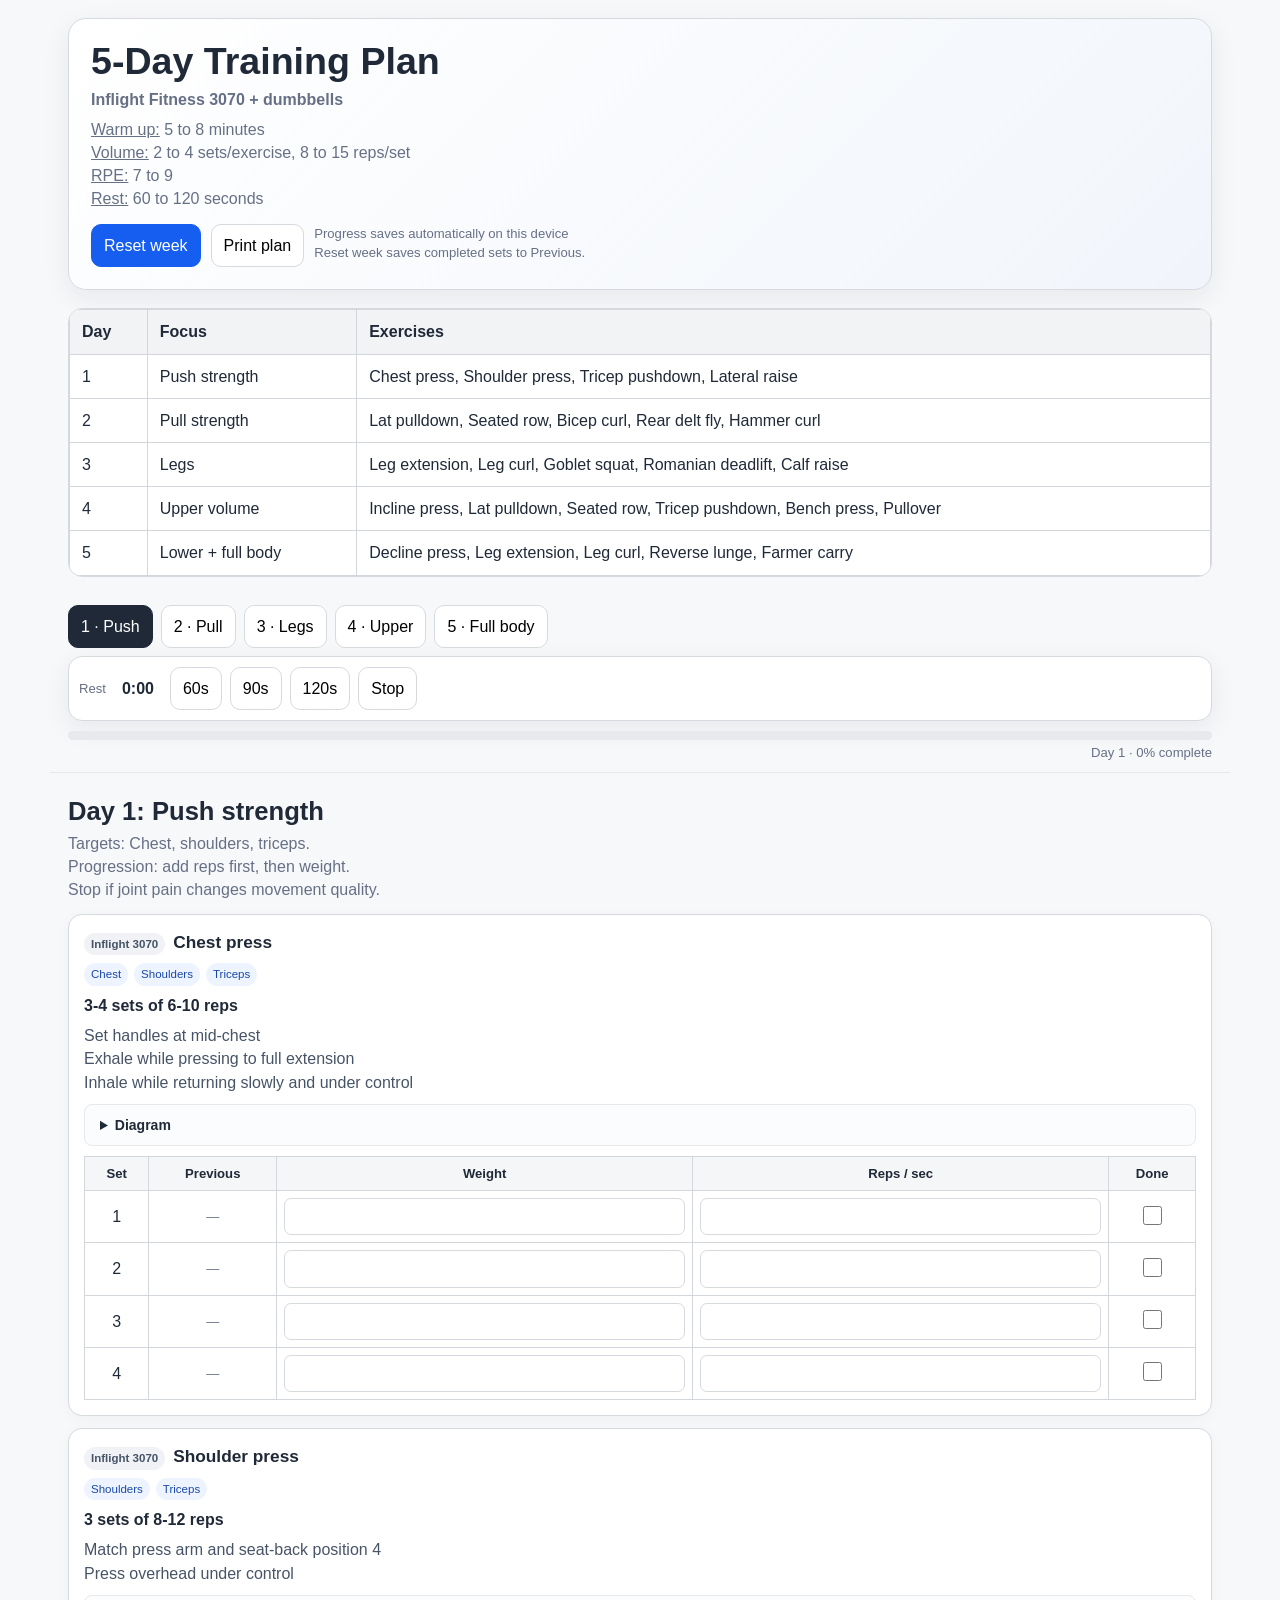
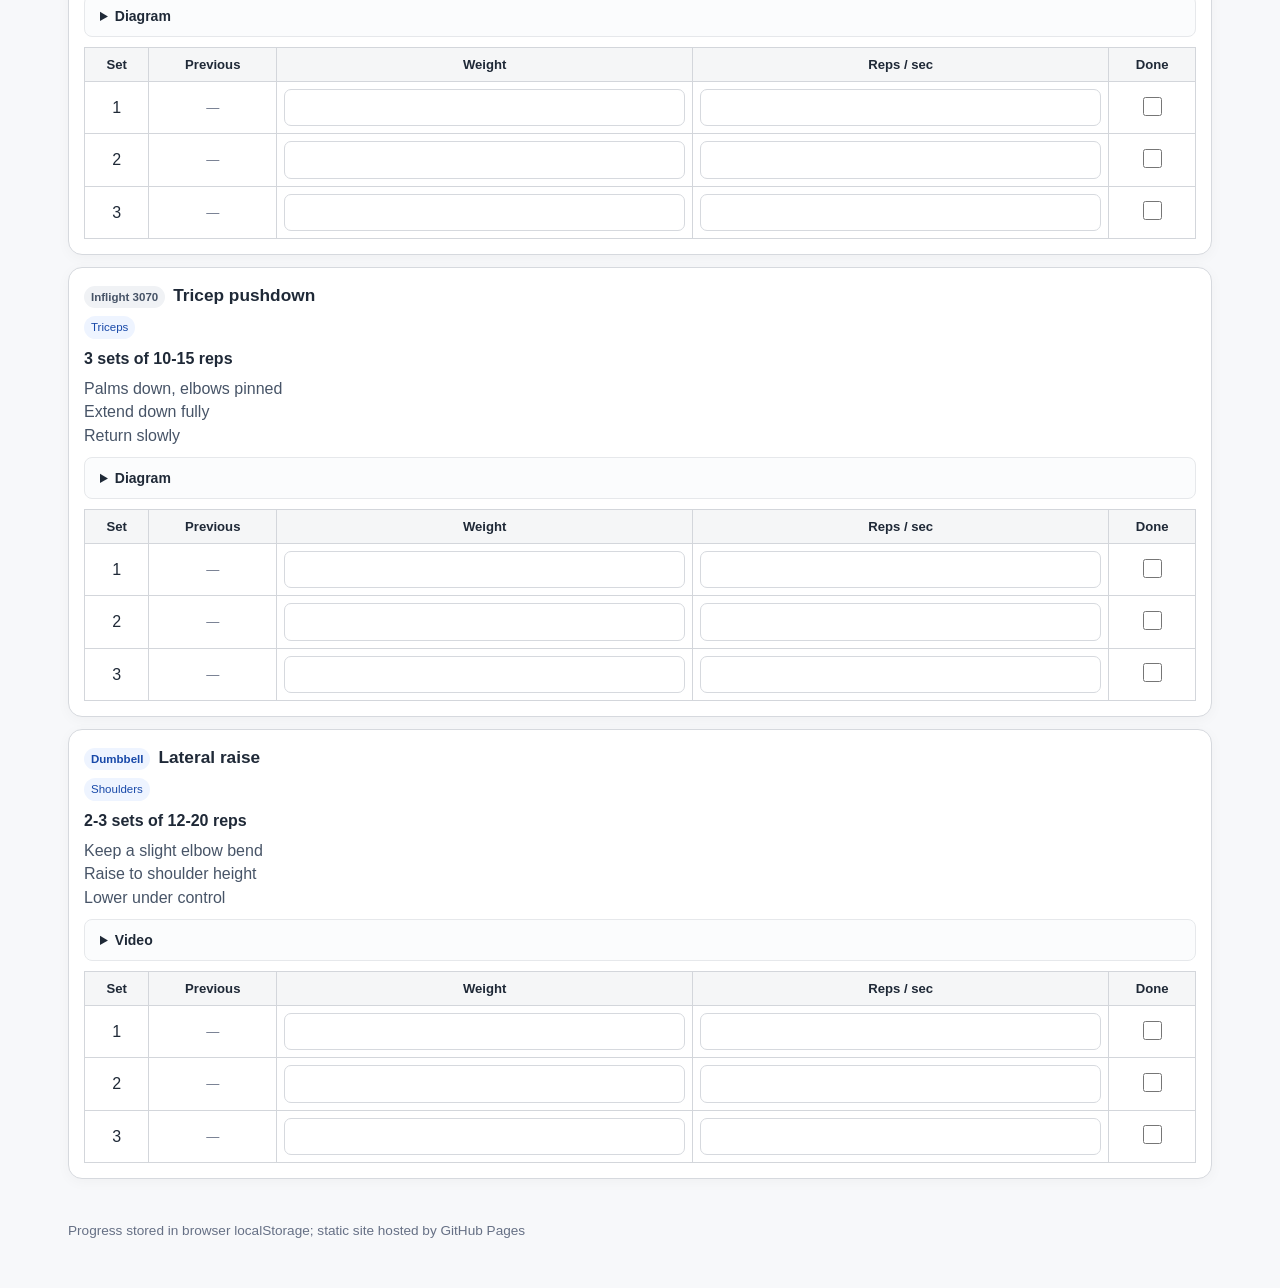
<file: index.html>
<!doctype html>
<html lang="en">
<head>
<meta charset="utf-8" />
<meta name="viewport" content="width=device-width,initial-scale=1" />
<meta name="theme-color" content="#f7f8fa" />
<title>5-Day Resistance Training Plan — Inflight 3070 + Dumbbells</title>
<link rel="stylesheet" href="styles.css">
</head>
<body>
<div class="wrap">
<header class="hero">
  <h1>5-Day Training Plan</h1>
  <p><strong>Inflight Fitness 3070 + dumbbells</strong></p>
  <p><u>Warm up:</u> 5 to 8 minutes <br/><u>Volume:</u> 2 to 4 sets/exercise, 8 to 15 reps/set<br/><u>RPE:</u> 7 to 9<br/><u>Rest:</u> 60 to 120 seconds</p>
  <div class="toolbar"><button class="btn primary" id="resetWeek">Reset week</button><button class="btn" onclick="window.print()">Print plan</button><span class="small" id="saveStatus">Progress saves automatically on this device<br/>Reset week saves completed sets to Previous.</span></div>
</header>

<section class="summary">
<table><thead><tr><th>Day</th><th>Focus</th><th>Exercises</th></tr></thead><tbody>
<tr><td>1</td><td>Push strength</td><td>Chest press, Shoulder press, Tricep pushdown, Lateral raise</td></tr>
<tr><td>2</td><td>Pull strength</td><td>Lat pulldown, Seated row, Bicep curl, Rear delt fly, Hammer curl</td></tr>
<tr><td>3</td><td>Legs</td><td>Leg extension, Leg curl, Goblet squat, Romanian deadlift, Calf raise</td></tr>
<tr><td>4</td><td>Upper volume</td><td>Incline press, Lat pulldown, Seated row, Tricep pushdown, Bench press, Pullover</td></tr>
<tr><td>5</td><td>Lower + full body</td><td>Decline press, Leg extension, Leg curl, Reverse lunge, Farmer carry</td></tr>
</tbody></table>
</section>

<div class="sticky"><nav class="daynav" aria-label="Training days">
<button class="btn active" data-day="1">1 · Push</button><button class="btn" data-day="2">2 · Pull</button><button class="btn" data-day="3">3 · Legs</button><button class="btn" data-day="4">4 · Upper</button><button class="btn" data-day="5">5 · Full body</button>
</nav>
<div class="rest" aria-label="Rest timer"><span class="small">Rest</span><strong id="timer">0:00</strong><button class="btn" data-rest="60">60s</button><button class="btn" data-rest="90">90s</button><button class="btn" data-rest="120">120s</button><button class="btn" id="stopTimer">Stop</button></div>
<div class="progress"><div class="bar" id="dayProgress" role="progressbar" aria-label="Day 1 progress" aria-valuemin="0" aria-valuemax="100" aria-valuenow="0"><span id="progressFill"></span></div><div class="pct" id="progressText">Day 1 · 0% complete</div></div>
</div>

<main id="days"></main>
<footer class="footer">Progress stored in browser localStorage; static site hosted by GitHub Pages</footer>
</div>

<script src="exercises.js"></script>
<script>
const plan=[
 {title:'Day 1: Push strength',sub:'Targets: Chest, shoulders, triceps',items:[machine.chest,machine.shoulder,machine.triceps,db.lateral]},
 {title:'Day 2: Pull strength',sub:'Targets: Back, biceps, rear delts',items:[machine.lat,machine.row,machine.biceps,db.rearfly,db.hammer]},
 {title:'Day 3: Legs',sub:'Targets: Quads, hamstrings, posterior chain, calves',items:[machine.legext,machine.legcurl,db.goblet,db.rdl,db.calf]},
 {title:'Day 4: Upper volume',sub:'Target: moderate-rep, upper-body volume',items:[{...machine.incline,scheme:'3 × 8–12'},{...machine.lat,scheme:'3 × 10–12',cue:'Pull to the upper chest; avoid rocking; use a slow eccentric.'},{...machine.row,scheme:'3 × 10–12',cue:'Pull to the mid-section; squeeze the back; reach forward under control.'},{...machine.triceps,scheme:'2–3 × 12–15',cue:'Finish with elbows extended; do not shrug.'},db.bench,db.pullover]},
 {title:'Day 5: Lower + full body',sub:'Target: lower-body work, plus a press and a loaded carry',items:[machine.decline,{...machine.legext,scheme:'3 × 12–15',cue:'Use a controlled extension; pause briefly; lower slowly.'},{...machine.legcurl,scheme:'3 × 12–15',cue:'Curl to full contraction without lifting the hips; return slowly.'},db.lunge,db.carry]}
];
function maxSets(s){const m=s.match(/(\d)(?:–(\d))?\s*×/);return m?+(m[2]||m[1]):3}
const historyKey='workout-history-v1';
function readHistory(){try{return JSON.parse(localStorage.getItem(historyKey))||{}}catch{return {}}}
function previousSet(ex,set){
  const record=readHistory()[ex.name]?.[set];
  if(!record || !Number.isFinite(record.weight) || !Number.isFinite(record.reps))return '—';
  return `${record.weight}lb × ${record.reps}${ex.name===db.carry.name?'s':''}`;
}
function archiveWeek(){
  const history=readHistory();
  plan.forEach((day,di)=>day.items.forEach((ex,ei)=>{
    const sets={};
    for(let set=1;set<=maxSets(ex.scheme);set++){
      const key=`fit-d${di+1}e${ei+1}s${set}`;
      const weight=localStorage.getItem(key+'w'),reps=localStorage.getItem(key+'r');
      if(localStorage.getItem(key+'d')==='1' && weight!==null && weight!=='' && reps!==null && reps!=='' && Number.isFinite(+weight) && +weight>=0 && Number.isFinite(+reps) && +reps>0){
        sets[set]={weight:+weight,reps:+reps};
      }
    }
    if(Object.keys(sets).length)history[ex.name]=sets;
  }));
  localStorage.setItem(historyKey,JSON.stringify(history));
}
function exerciseCard(ex,di,ei){
  const dbx=!!ex.video,n=maxSets(ex.scheme);
  let rows='';
  for(let set=1;set<=n;set++)rows+=`<tr><td>${set}</td><td class="previous">${previousSet(ex,set)}</td><td><input type="number" inputmode="decimal" min="0" step="0.5" data-key="d${di}e${ei}s${set}w" aria-label="Weight set ${set}"></td><td><input type="number" inputmode="numeric" min="0" step="1" data-key="d${di}e${ei}s${set}r" aria-label="Reps set ${set}"></td><td><input class="donebox" type="checkbox" data-key="d${di}e${ei}s${set}d" aria-label="Complete set ${set}"></td></tr>`;
  return `<article class="exercise"><div class="ex-main"><div class="ex-top"><h3><a class="tag ${dbx?'db':''}" href="exercises.html#${exerciseId(ex)}" aria-label="View ${exerciseName(ex)} in the exercise library">${dbx?'Dumbbell':'Inflight 3070'}</a><span>${exerciseName(ex)}</span></h3></div>${muscleTags(ex)}<div class="scheme">${schemeLabel(ex.scheme)}</div><p class="cue">${ex.cue}</p>${exerciseGuidance(ex)}<table class="logtable"><thead><tr><th scope="col">Set</th><th scope="col" title="Last completed workout saved when resetting the week">Previous</th><th scope="col">Weight</th><th scope="col">Reps / sec</th><th scope="col">Done</th></tr></thead><tbody>${rows}</tbody></table></div></article>`;
}
function render(){document.querySelector('#days').innerHTML=plan.map((d,di)=>`<section class="day ${di===0?'active':''}" data-daypanel="${di+1}"><div class="day-head"><div><h2>${d.title}</h2><p>${d.sub}.<br/>Progression: add reps first, then weight.<br/>Stop if joint pain changes movement quality.</p></div></div>${d.items.map((e,ei)=>exerciseCard(e,di+1,ei+1)).join('')}</section>`).join('');restore();updateProgress()}
function restore(){document.querySelectorAll('[data-key]').forEach(el=>{const v=localStorage.getItem('fit-'+el.dataset.key);if(v!==null){if(el.type==='checkbox')el.checked=v==='1';else el.value=v}el.addEventListener('input',save);el.addEventListener('change',save)})}
function save(e){const el=e.target;localStorage.setItem('fit-'+el.dataset.key,el.type==='checkbox'?(el.checked?'1':'0'):el.value);document.querySelector('#saveStatus').textContent='Saved locally.';updateProgress()}
function updateProgress(){
  const panel=document.querySelector('.day.active');
  if(!panel)return;
  const boxes=[...panel.querySelectorAll('.donebox')],done=boxes.filter(x=>x.checked).length;
  const pct=boxes.length?Math.round(done/boxes.length*100):0;
  document.querySelector('#progressFill').style.width=pct+'%';
  document.querySelector('#progressText').textContent=`Day ${panel.dataset.daypanel} · ${pct}% complete`;
  const bar=document.querySelector('#dayProgress');
  bar.setAttribute('aria-valuenow',pct);
  bar.setAttribute('aria-label',`Day ${panel.dataset.daypanel} progress`);
}
document.querySelectorAll('[data-day]').forEach(b=>b.addEventListener('click',()=>{document.querySelectorAll('[data-day]').forEach(x=>x.classList.remove('active'));b.classList.add('active');document.querySelectorAll('.day').forEach(x=>x.classList.toggle('active',x.dataset.daypanel===b.dataset.day));updateProgress();window.scrollTo({top:document.querySelector('#days').getBoundingClientRect().top+window.scrollY-document.querySelector('.sticky').offsetHeight,behavior:'smooth'})}));
document.querySelector('#resetWeek').addEventListener('click',()=>{
  if(!confirm('Save completed sets to Previous and clear this week’s weights, reps and completion checks?'))return;
  archiveWeek();
  document.querySelectorAll('[data-key]').forEach(el=>{
    localStorage.removeItem('fit-'+el.dataset.key);
    if(el.type==='checkbox')el.checked=false;else el.value='';
  });
  plan.forEach((day,di)=>day.items.forEach((ex,ei)=>{
    document.querySelectorAll(`[data-daypanel="${di+1}"] .exercise`)[ei].querySelectorAll('.previous').forEach((cell,index)=>cell.textContent=previousSet(ex,index+1));
  }));
  document.querySelector('#saveStatus').textContent='Week reset. Completed sets saved to Previous.';
  updateProgress();
});
let t=null,remaining=0;function draw(){const m=Math.floor(remaining/60),s=remaining%60;document.querySelector('#timer').textContent=`${m}:${String(s).padStart(2,'0')}`}
document.querySelectorAll('[data-rest]').forEach(b=>b.addEventListener('click',()=>{clearInterval(t);remaining=+b.dataset.rest;draw();t=setInterval(()=>{remaining--;draw();if(remaining<=0){clearInterval(t);if(navigator.vibrate)navigator.vibrate([160,80,160]);document.title='Rest complete — Training Plan';setTimeout(()=>document.title='5-Day Resistance Training Plan — Inflight 3070 + Dumbbells',2500)}},1000)}));document.querySelector('#stopTimer').addEventListener('click',()=>{clearInterval(t);remaining=0;draw()});
render();
</script>
</body></html>
</file>
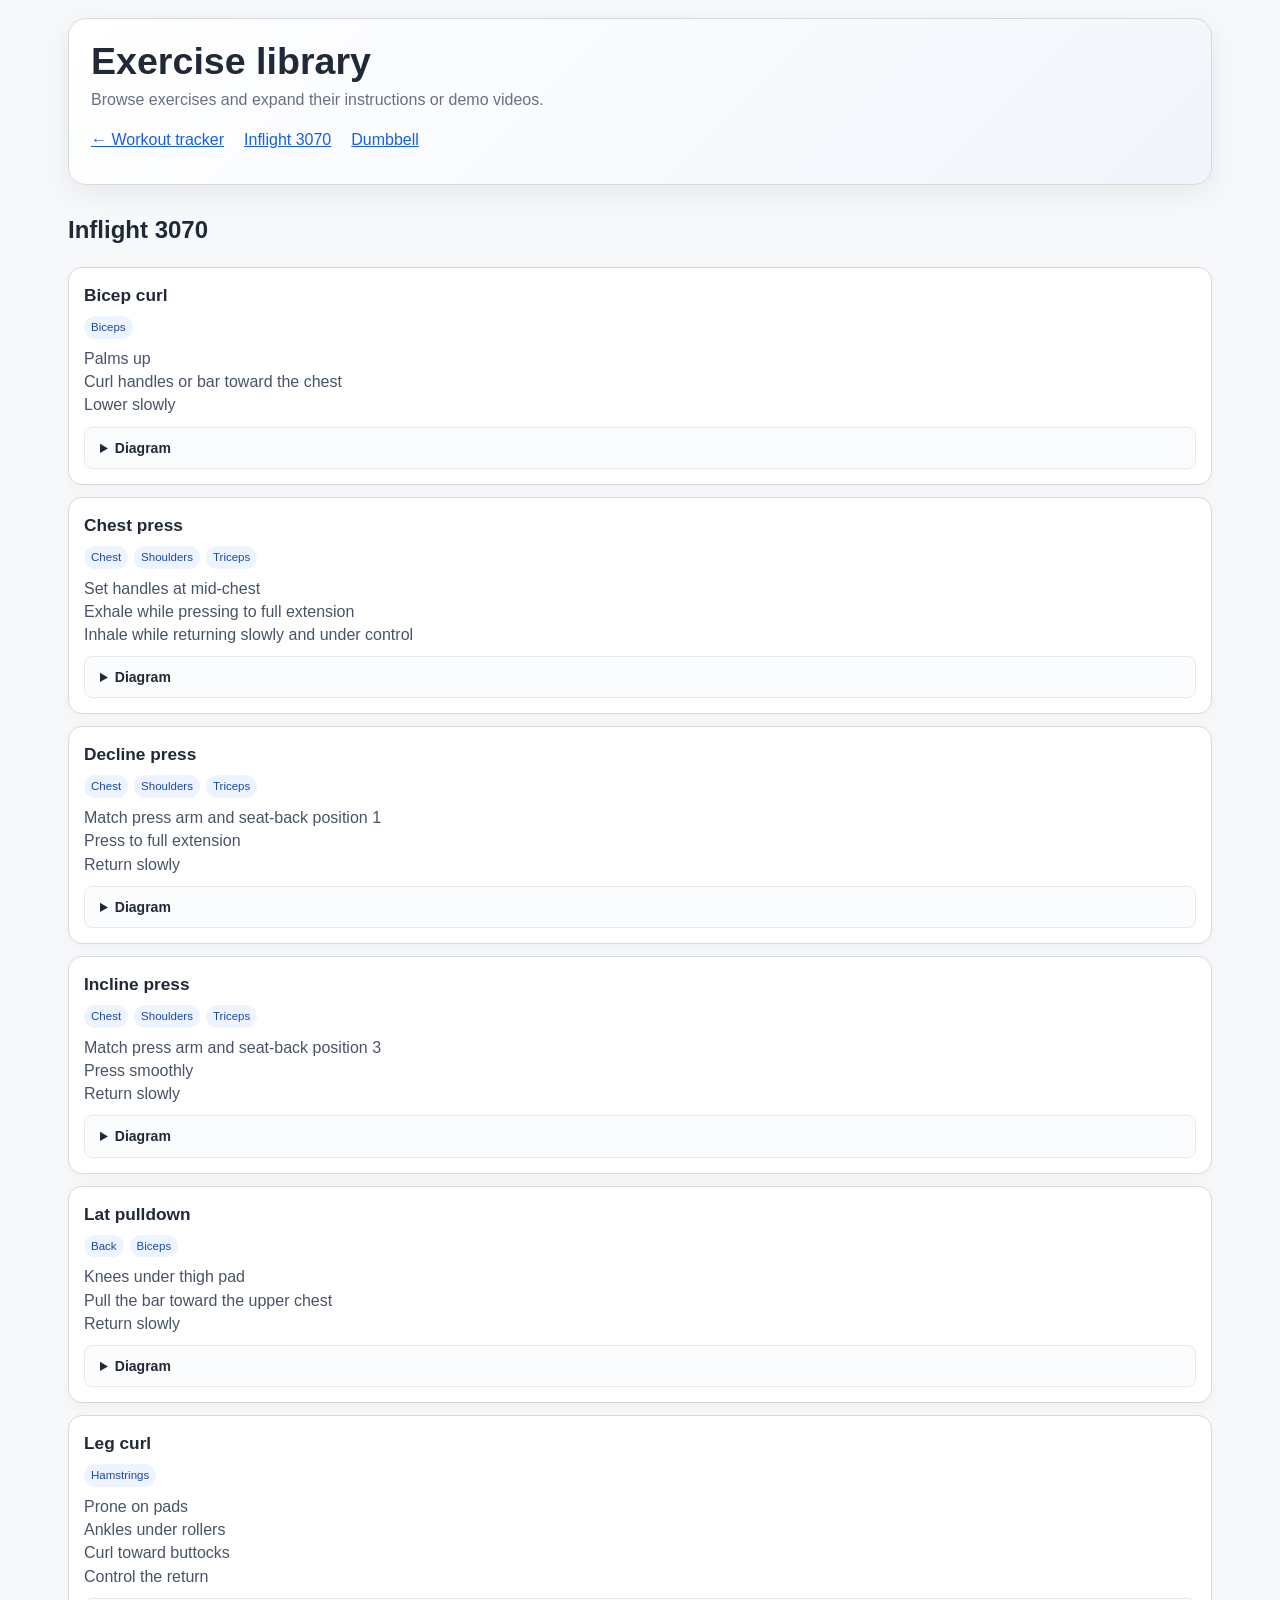
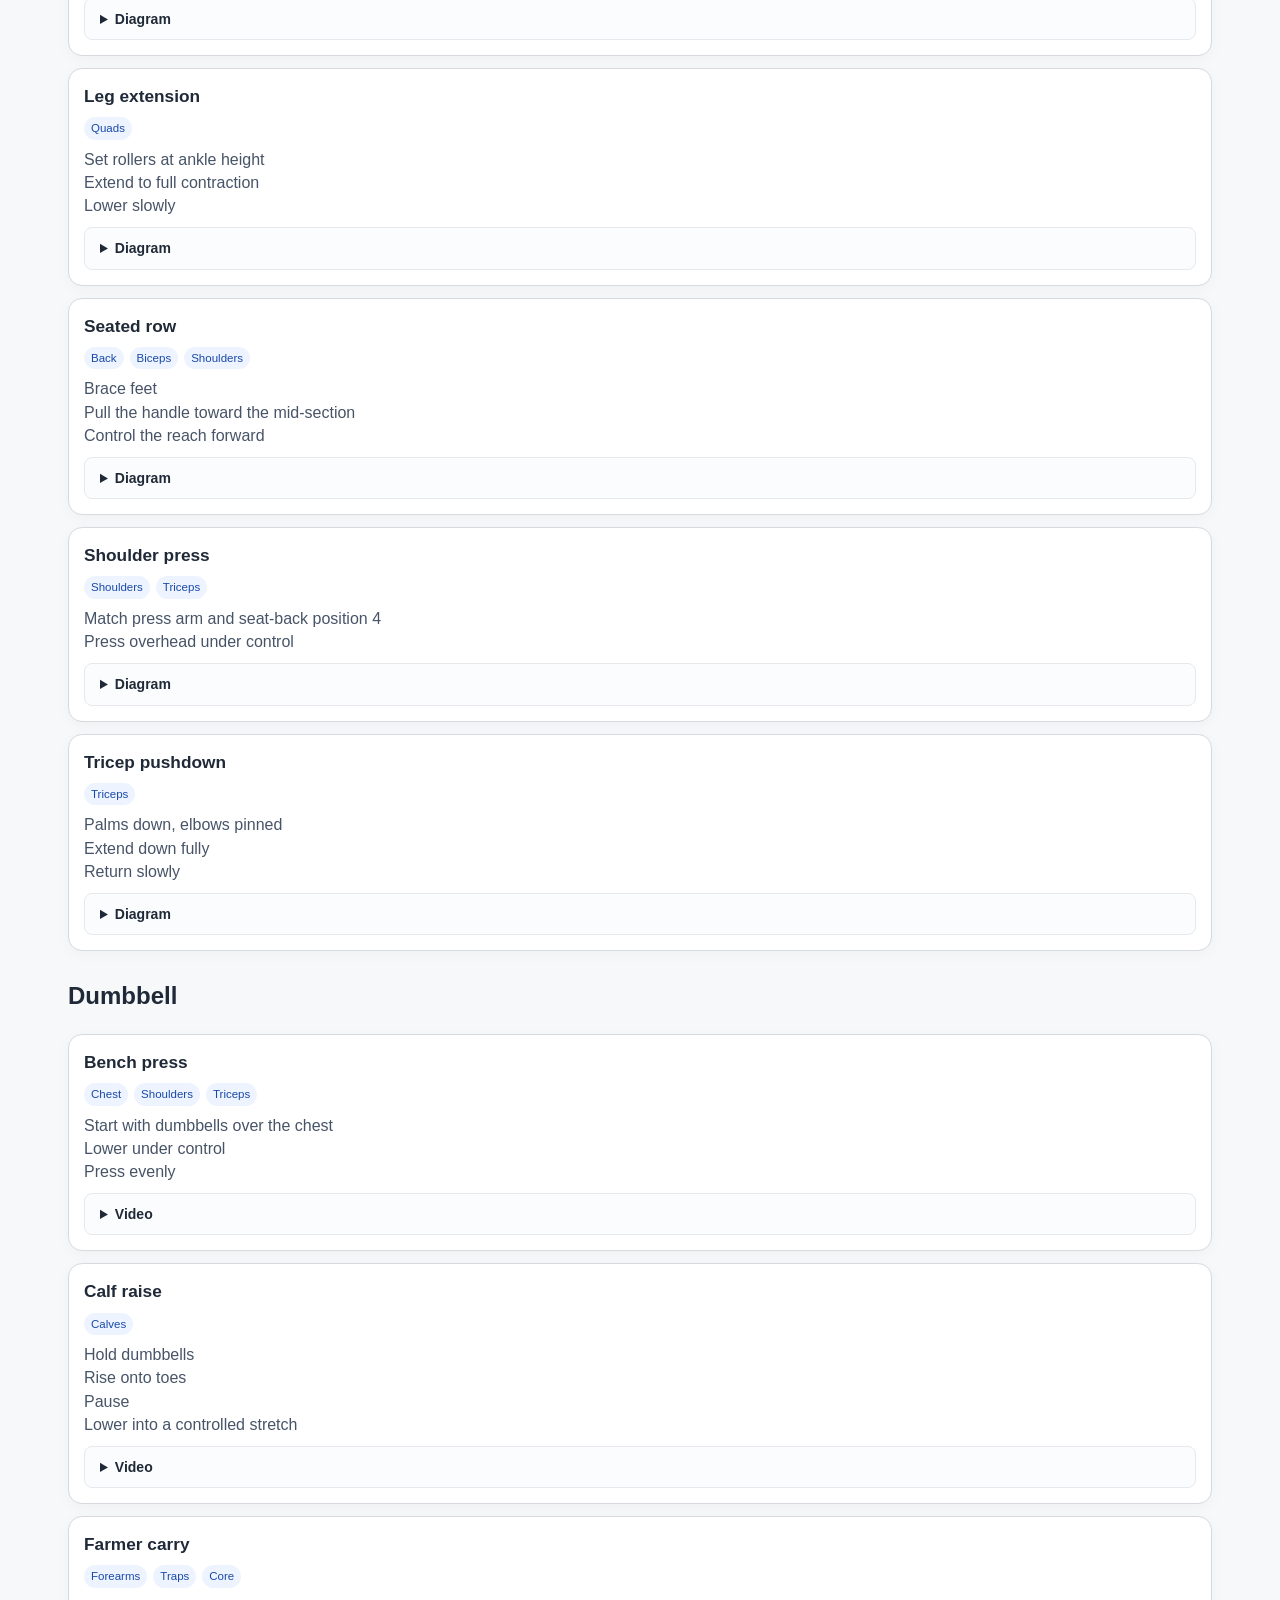
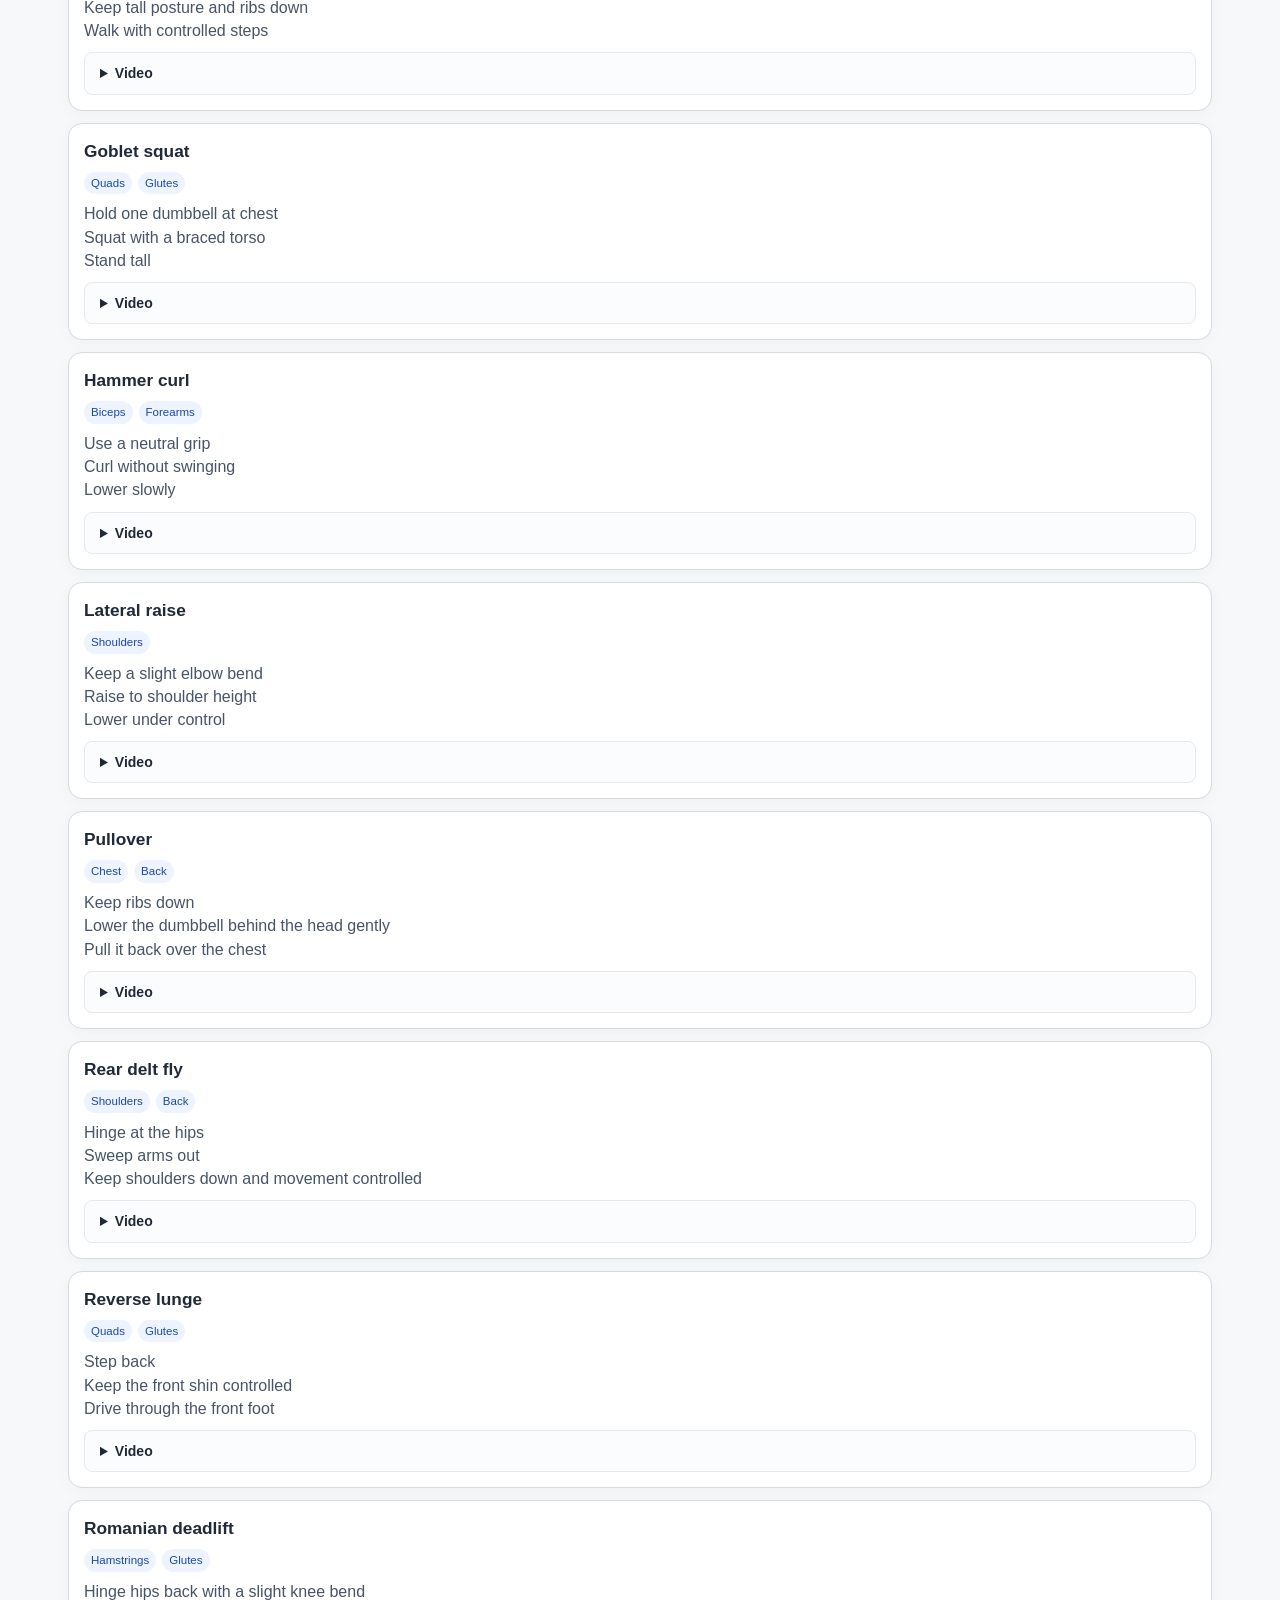
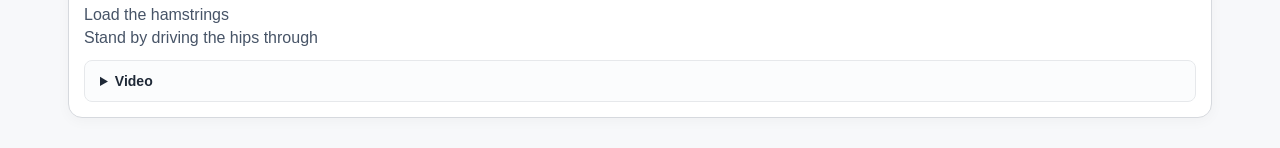
<file: exercises.html>
<!doctype html>
<html lang="en">
<head>
<meta charset="utf-8">
<meta name="viewport" content="width=device-width,initial-scale=1">
<meta name="theme-color" content="#f7f8fa">
<title>Exercise Library — Inflight 3070 + Dumbbells</title>
<link rel="stylesheet" href="styles.css">
</head>
<body>
<main class="wrap library">
<header class="hero">
  <h1>Exercise library</h1>
  <p id="library-description">Browse exercises and expand their instructions or demo videos.</p>
  <a id="clear-filter" href="exercises.html" hidden>Show all exercises</a>
  <nav aria-label="Exercise library navigation"><a href="index.html">← Workout tracker</a><a href="#inflight-3070">Inflight 3070</a><a href="#dumbbell">Dumbbell</a></nav>
</header>
<section id="inflight-3070" aria-labelledby="inflight-heading"><h2 id="inflight-heading">Inflight 3070</h2><div id="machine-exercises"></div></section>
<section id="dumbbell" aria-labelledby="dumbbell-heading"><h2 id="dumbbell-heading">Dumbbell</h2><div id="dumbbell-exercises"></div></section>
</main>
<script src="exercises.js"></script>
<script>
function libraryCard(ex){
  return `<article class="exercise" id="${exerciseId(ex)}"><div class="ex-main"><div class="ex-top"><h3>${exerciseName(ex)}</h3></div>${muscleTags(ex)}<p class="cue">${ex.cue}</p>${exerciseGuidance(ex)}</div></article>`;
}
const requestedMuscle=new URLSearchParams(location.search).get('muscle');
const muscle=[...new Set([...Object.values(machine),...Object.values(db)].flatMap(ex=>ex.muscles))].find(name=>name.toLowerCase()===requestedMuscle?.toLowerCase());
if(muscle){
  document.querySelector('h1').textContent=`${muscle} exercises`;
  document.title=`${muscle} exercises — Exercise Library`;
  document.getElementById('library-description').textContent=`Exercises targeting ${muscle.toLowerCase()}. Expand a diagram or video for guidance.`;
  document.getElementById('clear-filter').hidden=false;
}
for(const [id,exercises] of [['machine-exercises',machine],['dumbbell-exercises',db]]){
  const matches=Object.values(exercises).filter(ex=>!muscle || ex.muscles.includes(muscle));
  document.getElementById(id).innerHTML=matches.length?matches.sort((a,b)=>exerciseName(a).localeCompare(exerciseName(b))).map(libraryCard).join(''):'<p class="small">No matching exercises in this section.</p>';
}
// Scroll after rendering so direct links work on a fresh page load.
function scrollToExercise(){
  const target=document.getElementById(location.hash.slice(1));
  if(target)target.scrollIntoView({behavior:'instant',block:'start'});
}
scrollToExercise();
window.addEventListener('hashchange',scrollToExercise);
</script>
</body>
</html>
</file>
<file: styles.css>
:root{--bg:#f7f8fa;--panel:#fff;--ink:#1f2937;--muted:#667085;--line:#d6d9de;--line2:#e6e8eb;--accent:#155eef;--soft:#eef4ff;--ok:#137333;--shadow:0 8px 28px rgba(16,24,40,.07)}
*{box-sizing:border-box} html{scroll-behavior:smooth} body{margin:0;background:var(--bg);color:var(--ink);font-family:Inter,ui-sans-serif,-apple-system,BlinkMacSystemFont,"Segoe UI",Roboto,Helvetica,Arial,sans-serif;line-height:1.45}
a{color:var(--accent)} button,input{font:inherit}.wrap{max-width:1180px;margin:auto;padding:18px}.hero{background:linear-gradient(135deg,#fff,#f1f5fb);border:1px solid var(--line);border-radius:18px;padding:22px;box-shadow:var(--shadow)}
.hero h1{margin:0 0 6px;font-size:clamp(1.65rem,4vw,2.35rem);line-height:1.1}.hero p{margin:6px 0;color:var(--muted)}
.toolbar{display:flex;gap:10px;flex-wrap:wrap;margin-top:14px}.btn{border:1px solid var(--line);background:#fff;padding:9px 12px;border-radius:10px;cursor:pointer}.btn:hover{background:#f7f7f8}.btn.primary{background:var(--accent);color:#fff;border-color:var(--accent)}
.sticky{position:sticky;top:0;z-index:20;background:rgba(247,248,250,.94);backdrop-filter:blur(10px);border-bottom:1px solid var(--line2);margin:18px -18px 0;padding:10px 18px}.daynav{display:flex;gap:8px;overflow-x:auto;scrollbar-width:thin}.daynav button{white-space:nowrap}
.daynav .active{background:var(--ink);color:#fff;border-color:var(--ink)}
.summary{margin:18px 0;background:var(--panel);border:1px solid var(--line);border-radius:14px;overflow:auto}.summary table{width:100%;border-collapse:collapse;min-width:700px}.summary th,.summary td{border:1px solid #d3d6db;padding:10px 12px;text-align:left;vertical-align:top}.summary th{background:#f1f3f5}
.day{display:none}.day.active{display:block}.day-head{margin:20px 0 12px;display:flex;align-items:end;justify-content:space-between;gap:14px;flex-wrap:wrap}.day-head h2{margin:0;font-size:1.6rem}.day-head p{margin:2px 0 0;color:var(--muted)}
.progress{width:100%;min-width:0;margin-top:10px}.bar{height:9px;background:#e7e9ed;border-radius:999px;overflow:hidden}.bar>span{display:block;height:100%;width:0;background:var(--ok);transition:width .2s}.pct{font-size:.82rem;color:var(--muted);margin-top:3px;text-align:right}
.exercise{background:var(--panel);border:1px solid var(--line);border-radius:14px;margin:12px 0;box-shadow:0 3px 14px rgba(16,24,40,.035);overflow:hidden}.ex-main{padding:15px}.ex-top{display:flex;align-items:flex-start;justify-content:space-between;gap:14px}.ex-top h3{display:flex;align-items:baseline;gap:8px;margin:0;font-size:1.08rem}.tag{display:inline-block;font-size:.72rem;padding:3px 7px;border-radius:999px;background:#f0f2f5;color:#475467;flex-shrink:0}.tag.db{background:var(--soft);color:#1849a9}.scheme{font-weight:700}.cue{margin:7px 0 10px;color:#475467}.external{font-size:.84rem;text-decoration:none}.external:hover{text-decoration:underline}
.logtable{width:100%;border-collapse:collapse;margin-top:10px}.logtable th,.logtable td{border:1px solid #d3d6db;padding:7px;text-align:center}.logtable th{background:#f5f6f7;font-size:.82rem}.logtable input[type=number]{width:100%;min-width:58px;border:1px solid var(--line);border-radius:7px;padding:6px;background:#fff}.donebox{width:19px;height:19px}
details{border-top:1px solid var(--line2);background:#fbfcfd}details summary{cursor:pointer;padding:10px 15px;font-weight:650}.detailbody{padding:0 15px 15px}.diagram{display:block;width:100%;max-height:620px;object-fit:contain;background:#111;border-radius:10px;border:1px solid var(--line);margin-top:10px}.diagram-note{font-size:.82rem;color:var(--muted)}
.guidance{display:block;margin-top:10px;border:1px solid var(--line2);border-radius:8px;background:#fbfcfd;font-size:.875rem;font-weight:650}.demo-video{display:block;width:100%;max-width:360px;aspect-ratio:9/16;height:auto;margin:10px auto 0;border:0;border-radius:10px;background:#111}.previous{color:var(--muted);font-size:.82rem;overflow-wrap:anywhere}
.rest{margin-top:8px;background:#fff;border:1px solid var(--line);border-radius:14px;box-shadow:var(--shadow);padding:10px;display:flex;align-items:center;gap:8px}.rest strong{min-width:48px;text-align:center;font-variant-numeric:tabular-nums}.small{font-size:.82rem;color:var(--muted)}
.footer{padding:30px 0;color:var(--muted);font-size:.85rem}.hidden{display:none!important}
button:focus-visible,a:focus-visible,input:focus-visible,summary:focus-visible{outline:3px solid var(--accent);outline-offset:3px}
@media(max-width:680px){
  .wrap{padding:12px}
  .sticky{margin:14px -12px 0;padding:8px 12px}
  .daynav{display:grid;grid-template-columns:repeat(5,minmax(0,1fr));gap:4px;overflow:visible}
  .daynav button{min-width:0;white-space:normal;padding:6px 2px;font-size:.75rem;line-height:1.2}
  .btn{min-height:44px}
  .hero{padding:17px}
  .summary table{min-width:0;table-layout:fixed}
  .summary th,.summary td{padding:9px 7px;overflow-wrap:anywhere;font-size:.875rem}
  .summary th:first-child{width:14%}
  .summary th:nth-child(2){width:30%}
  .ex-main{padding:12px}
  .ex-top{display:block}
  .scheme{margin-top:6px}
  .progress{min-width:0;width:100%}
  .logtable{table-layout:fixed}
  .logtable th,.logtable td{padding:4px}
  .logtable th:first-child{width:10%}
  .logtable th:nth-child(2){width:25%}
  .logtable th{font-size:.72rem;overflow-wrap:anywhere}
  .logtable th:last-child{width:15%}
  .logtable input[type=number]{min-width:0;min-height:44px;padding:5px;font-size:16px}
  .donebox{width:24px;height:24px;margin:0;vertical-align:middle}
  .rest{justify-content:center;gap:5px;padding:8px}
  .rest .btn{padding:8px;font-size:.875rem}
  .rest strong{min-width:40px}
  .diagram{max-height:none}
}
@media print{.sticky,.rest,.toolbar,.logtable{display:none!important}.day{display:block!important}.exercise{break-inside:avoid;box-shadow:none}.wrap{max-width:none}.hero{box-shadow:none}}

a.tag{text-decoration:none}a.tag:hover{text-decoration:underline;background:var(--line2)}
.library .exercise{scroll-margin-top:16px}.library .exercise:target{border-color:var(--accent);box-shadow:0 0 0 2px var(--soft)}
.library h2{margin-top:28px}.library nav a{display:inline-block;min-height:44px;padding:10px 0;margin-right:20px}

.muscle-tags{display:flex;flex-wrap:wrap;gap:6px;margin:8px 0}.muscle-tags .tag{background:var(--soft);color:#1849a9}
</file>
